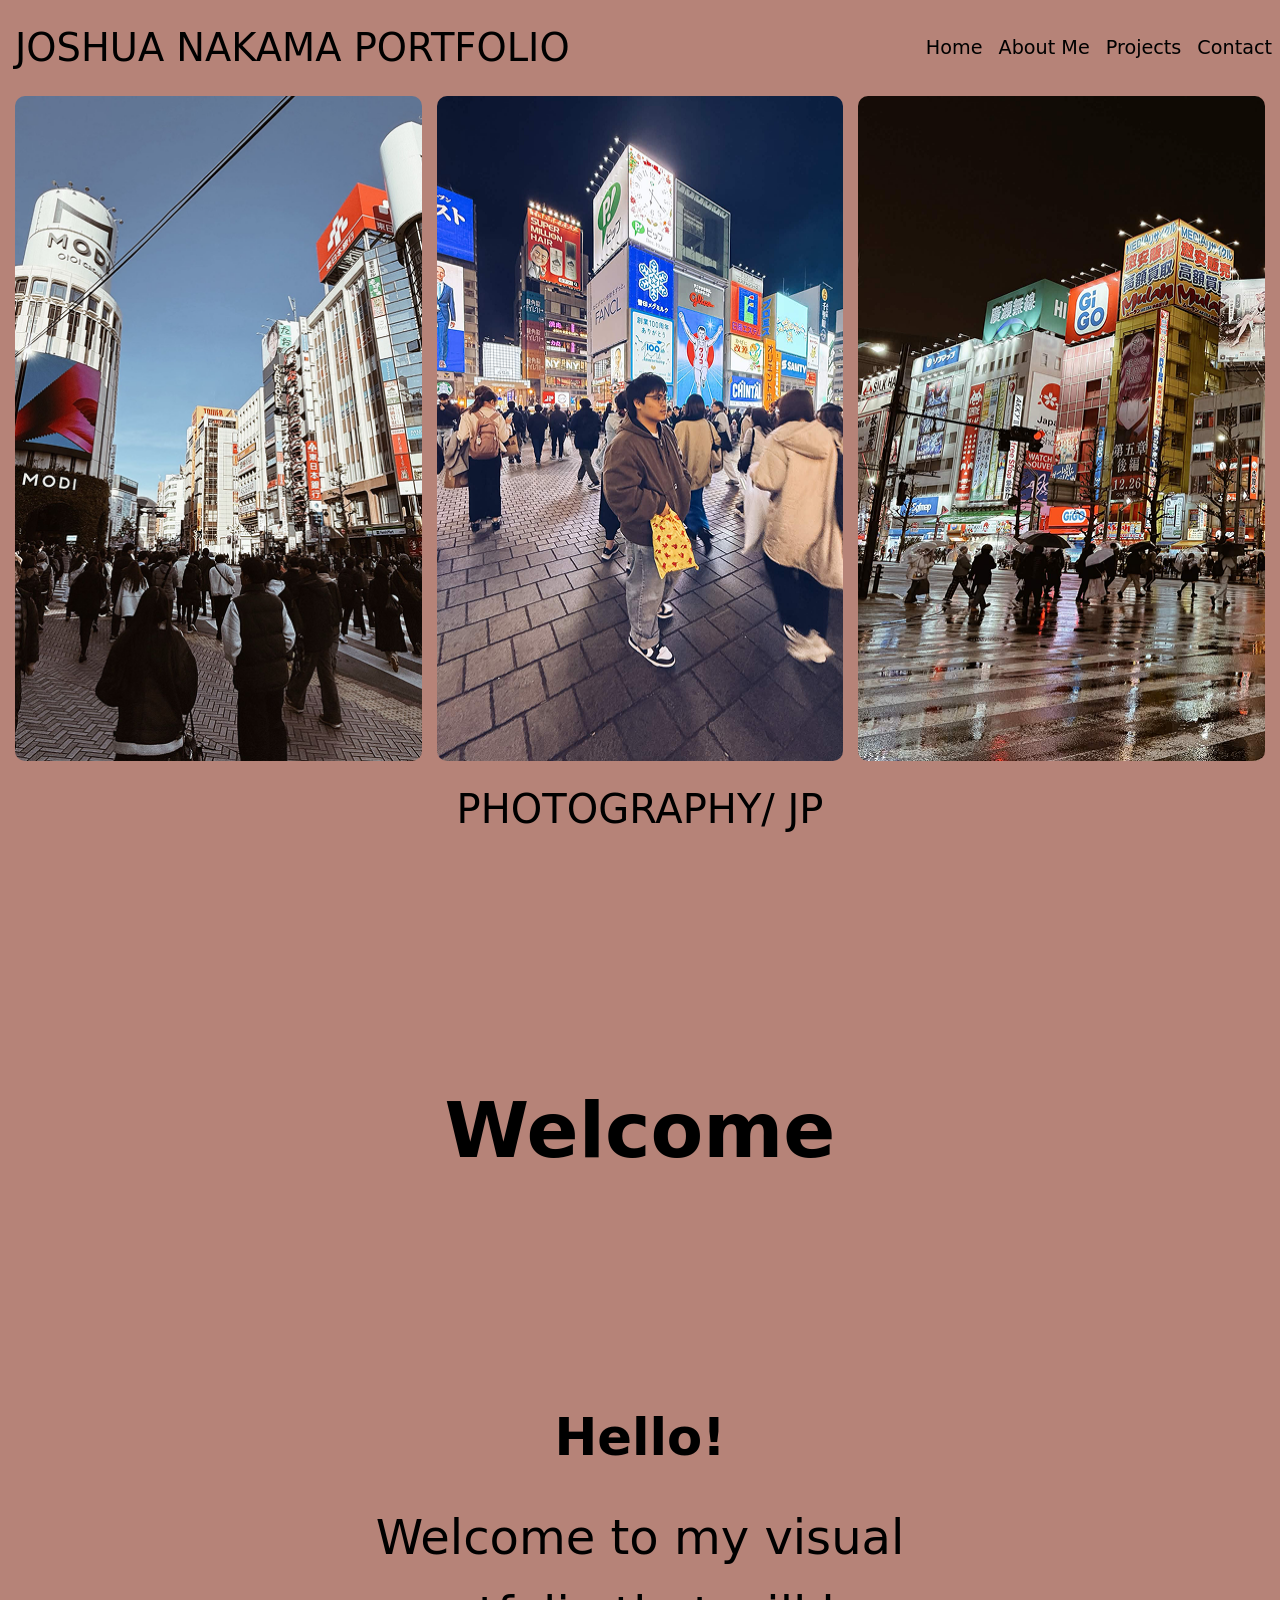
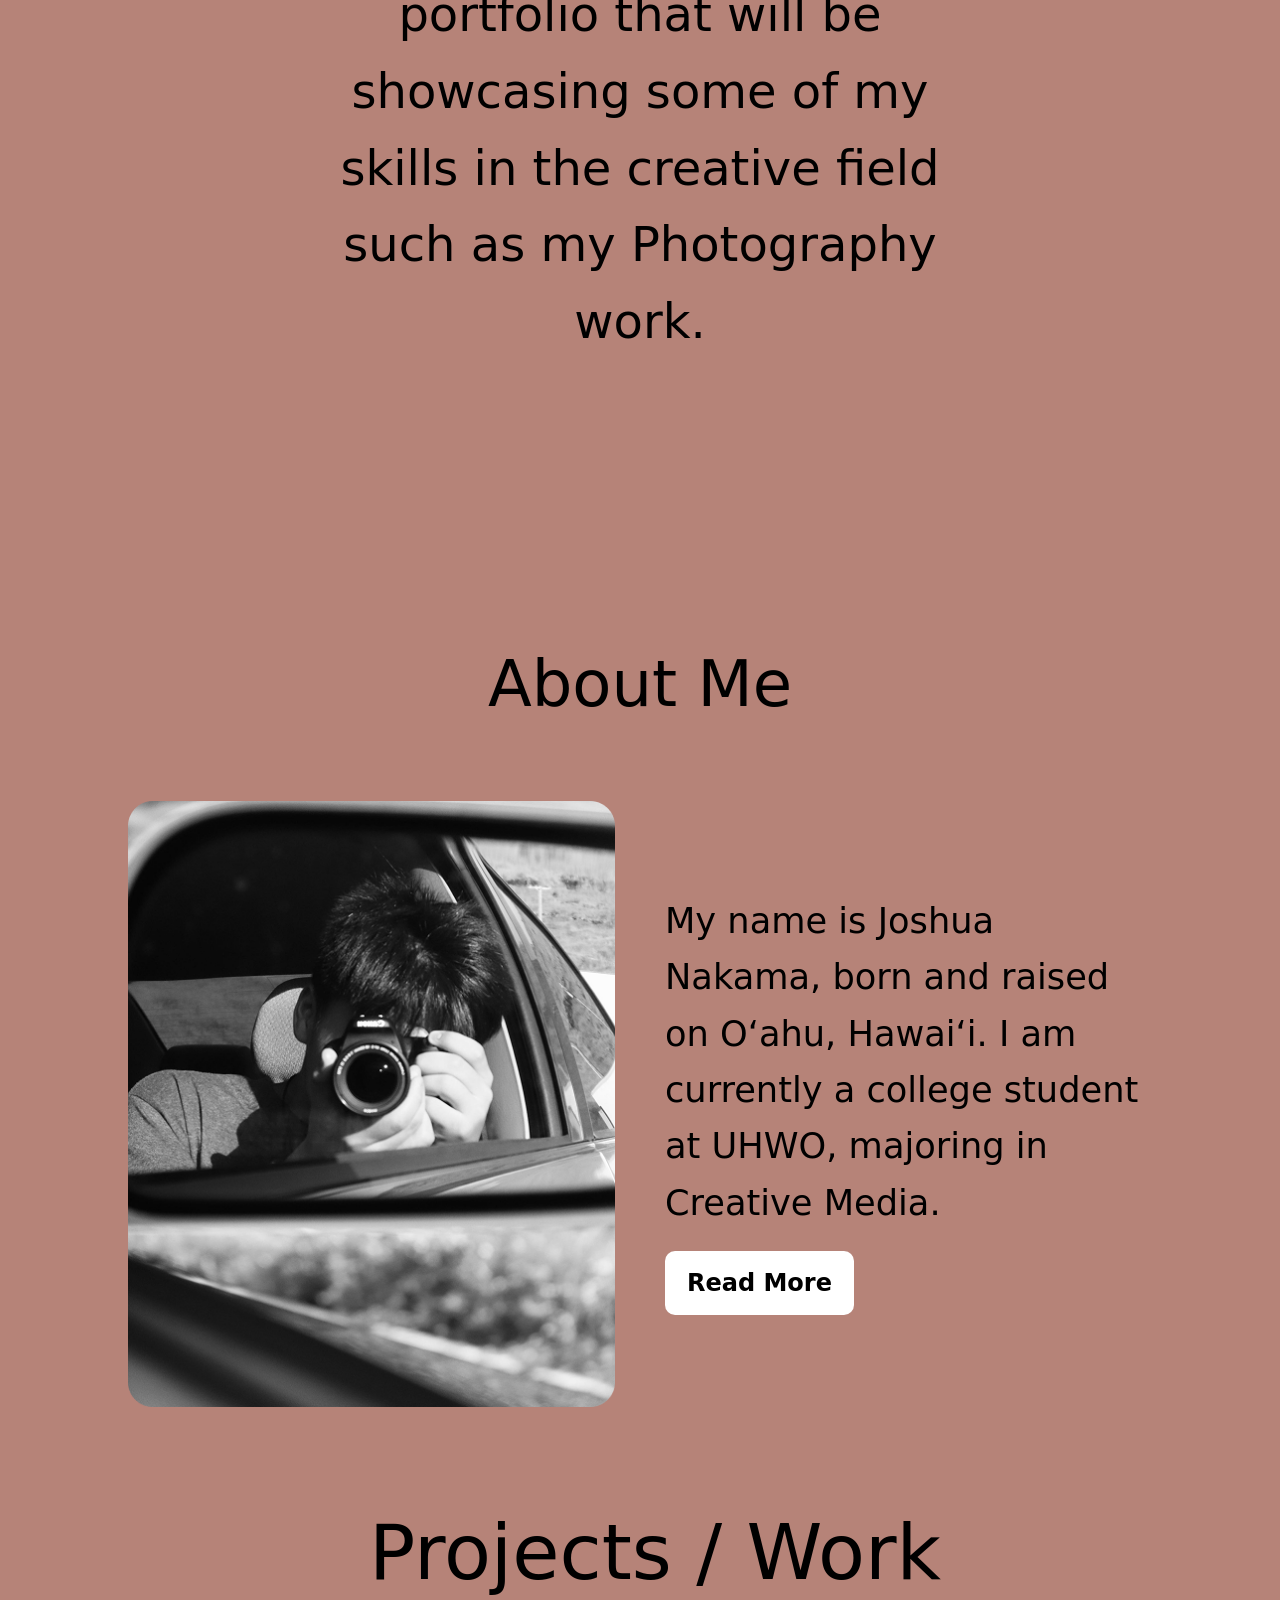
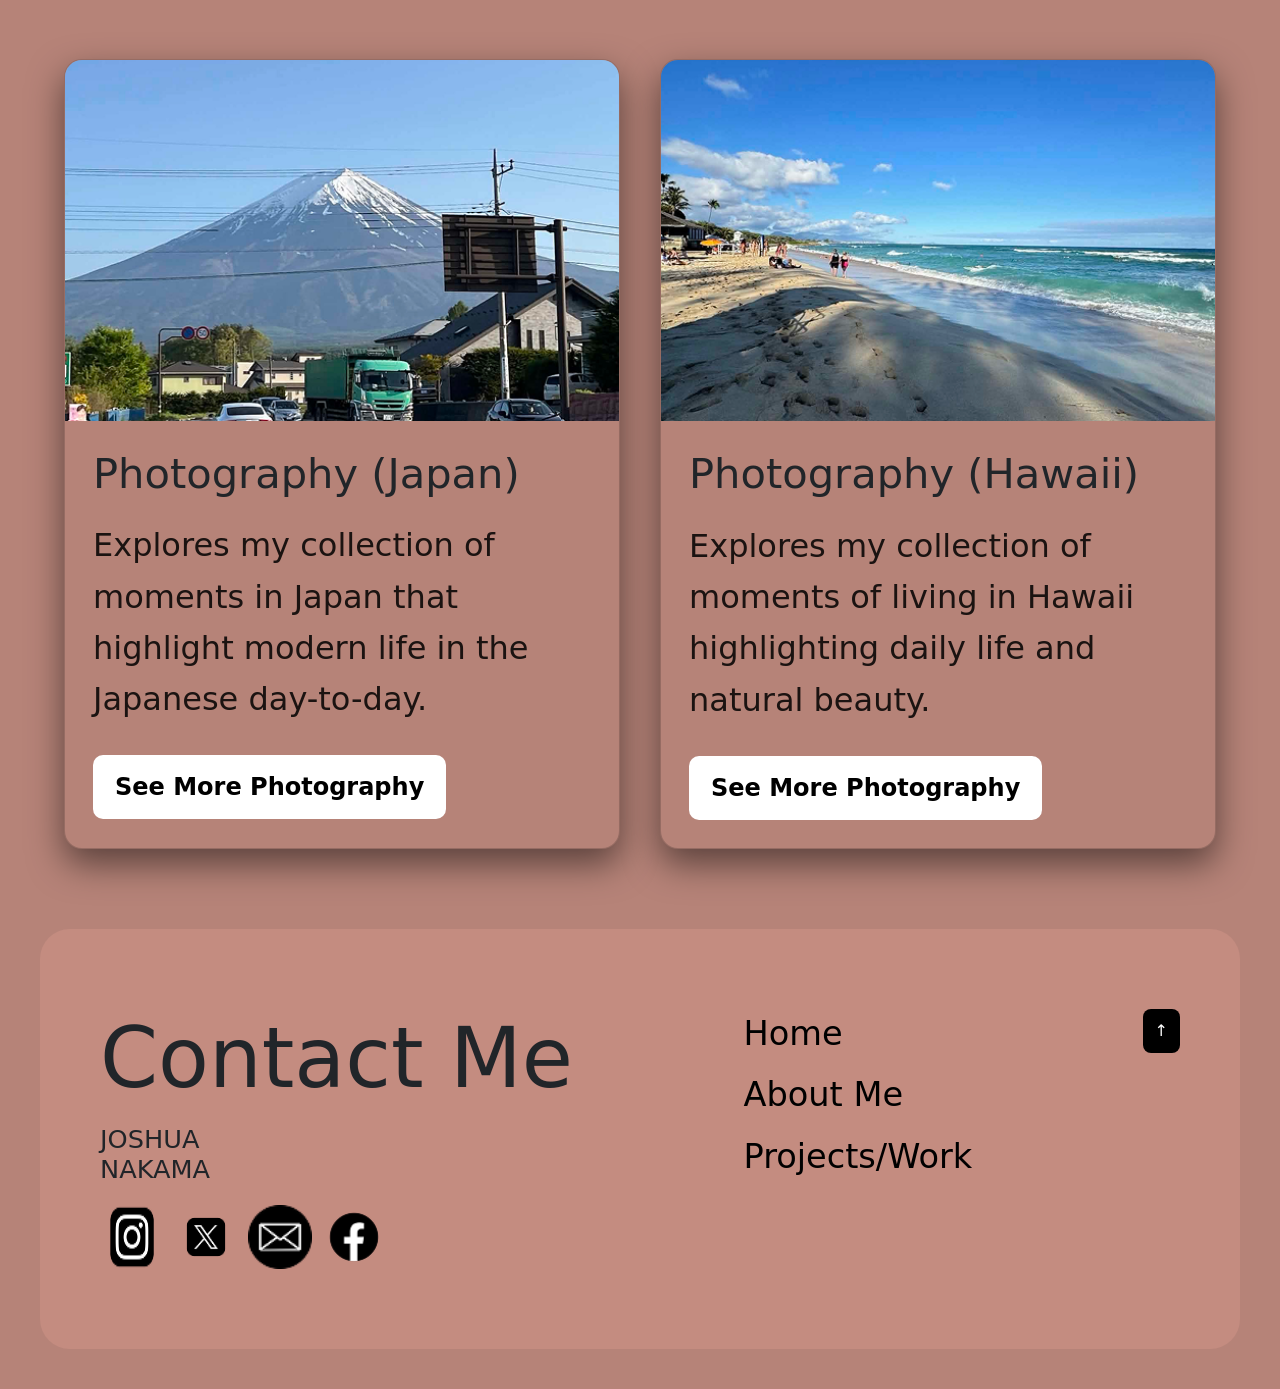
<file: index.html>
<!DOCTYPE html>
<html lang="en">

<head>
    <!-- REQUIRED: Meta Tags -->
    <meta charset="UTF-8">
    <meta name="viewport" content="width=device-width, initial-scale=1.0">

    <!-- REQUIRED: Page Title -->
    <title>Joshua Nakama's Portfolio</title>

    <!-- REQUIRED: Bootstrap CSS -->
    <link href="https://cdn.jsdelivr.net/npm/bootstrap@5.3.3/dist/css/bootstrap.min.css" rel="stylesheet"
        integrity="sha384-QWTKZyjpPEjISv5WaRU9OFeRpok6YctnYmDr5pNlyT2bRjXh0JMhjY6hW+ALEwIH" crossorigin="anonymous">

    <!-- REQUIRED: Your Custom CSS-->
    <link rel="stylesheet" href="css/style.css">

    <!-- REQUIRED: Google Font API -->
    <link href="https://fonts.googleapis.com/css2?family=Sora:wght@400;700&display=swap" rel="stylesheet">
</head>

<body id="top">
    <!-- Content will go here -->
    <!-- Start of Header Section -->
    <header class="py-3">
        <nav class="navbar navbar-expand-lg">
            <!-- Logo -->
            <a class="navbar-brand" href="#">JOSHUA NAKAMA PORTFOLIO</a>
            <button class="navbar-toggler" type="button" data-bs-toggle="collapse" data-bs-target="#navbarNav"
                aria-controls="navbarNav" aria-expanded="false" aria-label="Toggle navigation">
                <span class="navbar-toggler-icon"></span>
            </button>
            <div class="collapse navbar-collapse" id="navbarNav">
                <ul class="navbar-nav ms-auto">
                    <!-- Menu Links -->
<li class="nav-item">
  <a class="nav-link" href="#home">Home</a>
</li>

<li class="nav-item">
  <a class="nav-link" href="#about">About Me</a>
</li>

<li class="nav-item">
  <a class="nav-link" href="#projects">Projects</a>
</li>

<li class="nav-item">
  <a class="nav-link" href="#contact">Contact</a>
</li>
                </ul>
            </div>
        </nav>
    </header>
    <!-- End of Hero Section -->

<!-- Start of Hero Section -->
<section class="hero" id="home">
      <center>
    <div class="hero-images">
    <img src="images/Shibuya Image.png" alt="Shibuya">
    <img src="images/Dontonbori Image.png" alt="Dotonbori">
    <img src="images/Akihabara Image.png" alt="Akihabara">
  </div>
  <PageSpace>
    <h1>PHOTOGRAPHY/ JP</h1> 

</section>

<!-- End of Hero Section -->

<!-- Start of Welcome Card Section -->
<section class="hero welcome-section">

  <div class="welcome-container">

    <h1>Welcome</h1>

   <p>
  <span class="hello-text">Hello!</span>
  Welcome to my visual portfolio that will be showcasing some of my skills in the creative field 
  such as my Photography work.
</p>

  </div>

</section>
<!-- End of Hero Section -->

<!-- Start of About Me Section -->
<section class="about-me" id="about">

  <h2 class="about-title">About Me</h2>

  <div class="about-card">

    <div class="about-image">
      <img src="images/Self Photo Image.png" alt="Self Photo">
    </div>

    <div class="about-text">
      <p>
        My name is Joshua Nakama, born and raised on O‘ahu, Hawai‘i.  
        I am currently a college student at UHWO, majoring in Creative Media.
      </p>

      <a class="custom-btn" href="About Me Page.html">Read More</a>
    </div>

  </div>

</section>
<!-- End of Hero Section -->

<!-- Start of Projects Section -->
<section class="projects" id="projects">

  <h1>Projects / Work</h1>

  <div class="card-container">

    <!-- Card 1 -->
    <div class="card">
      <img src="images/Project 2 JPN.png" alt="Japan Photography">

      <div class="card-content">
        <h3>Photography (Japan)</h3>

        <p>
          Explores my collection of moments in Japan that highlight modern life in the Japanese day-to-day.
        </p>

        <a href="Japan Photography.html" class="custom-btn">
          See More Photography
        </a>
      </div>
    </div>

    <!-- Card 2 -->
    <div class="card">
      <img src="images/Project 1 HI.png" alt="Hawaii Photography">

      <div class="card-content">
        <h3>Photography (Hawaii)</h3>

        <p>
          Explores my collection of moments of living in Hawaii highlighting daily life and natural beauty.
        </p>

        <a href="Hawaii Photography.html" class="custom-btn">
          See More Photography
        </a>
      </div>
    </div>

  </div>
</section>
<!-- End of Hero Section -->
 
<!-- Start of Footer Section -->
<footer class="site-footer" id="contact">

  <div class="footer-container">

    <!-- LEFT SIDE -->
    <div class="footer-left">
      <h2>Contact Me</h2>
      <h3>JOSHUA <br> NAKAMA</h3>

      <div class="social-icons">
        <a href="#"><img src="images/INSTAGRAM.png" alt="Instagram"></a>
        <a href="#"><img src="images/TWITTER.png" alt="X"></a>
        <a href="#"><img src="images/EMAIL.png" alt="Email"></a>
        <a href="#"><img src="images//FACEBOOK.png" alt="Facebook"></a>
      </div>
    </div>

    <!-- MIDDLE LINKS -->
    <div class="footer-links">
      <a href="#home">Home</a>
      <a href="#about">About Me</a>
      <a href="#projects">Projects/Work</a>
    </div>

    <!-- Back to Top Button -->
<div class="footer-right">
  <a href="#top" class="back-top">↑</a>
</div>

  </div>
  </section>
<!-- End of Footer Section -->

    <!-- REQUIRED: Javascript -->
    <script src="https://cdn.jsdelivr.net/npm/bootstrap@5.3.3/dist/js/bootstrap.bundle.min.js"
        integrity="sha384-YvpcrYf0tY3lHB60NNkmXc5s9fDVZLESaAA55NDzOxhy9GkcIdslK1eN7N6jIeHz"
        crossorigin="anonymous"></script>
</body>

</html>
</file>
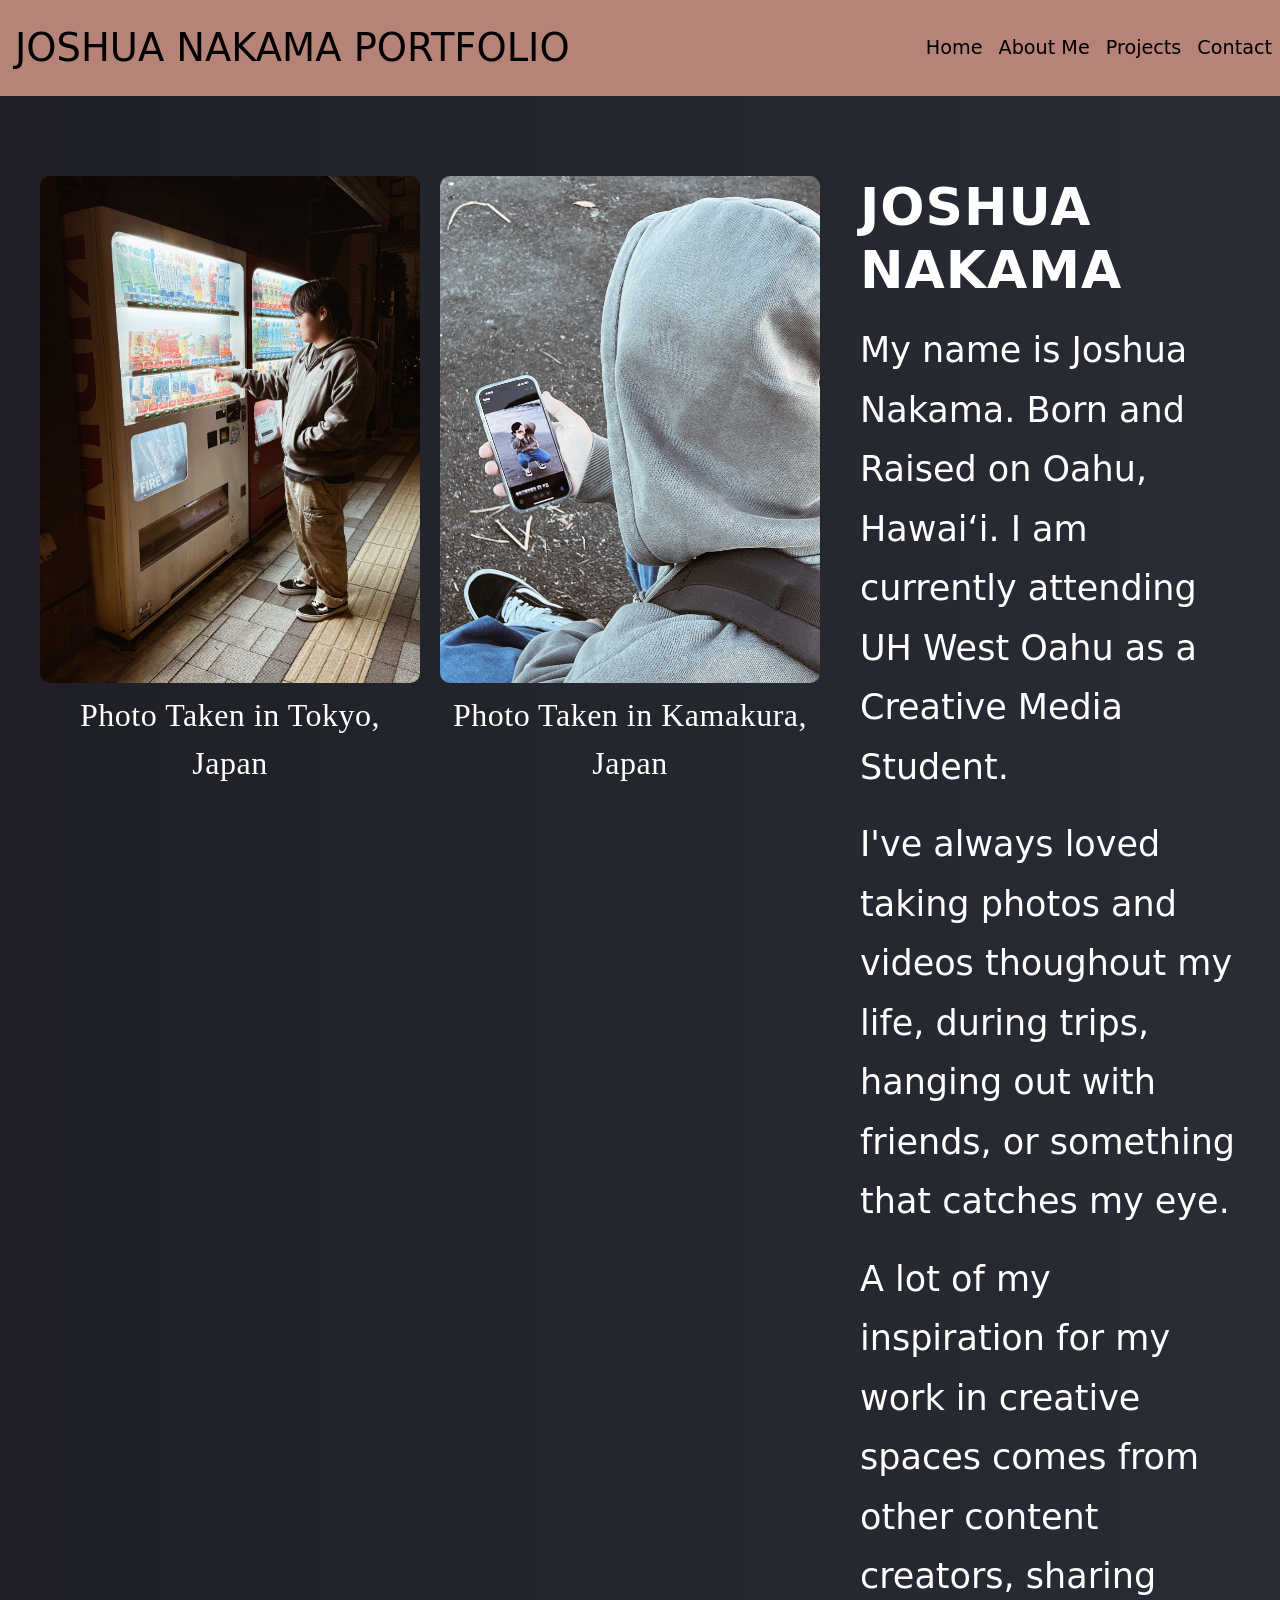
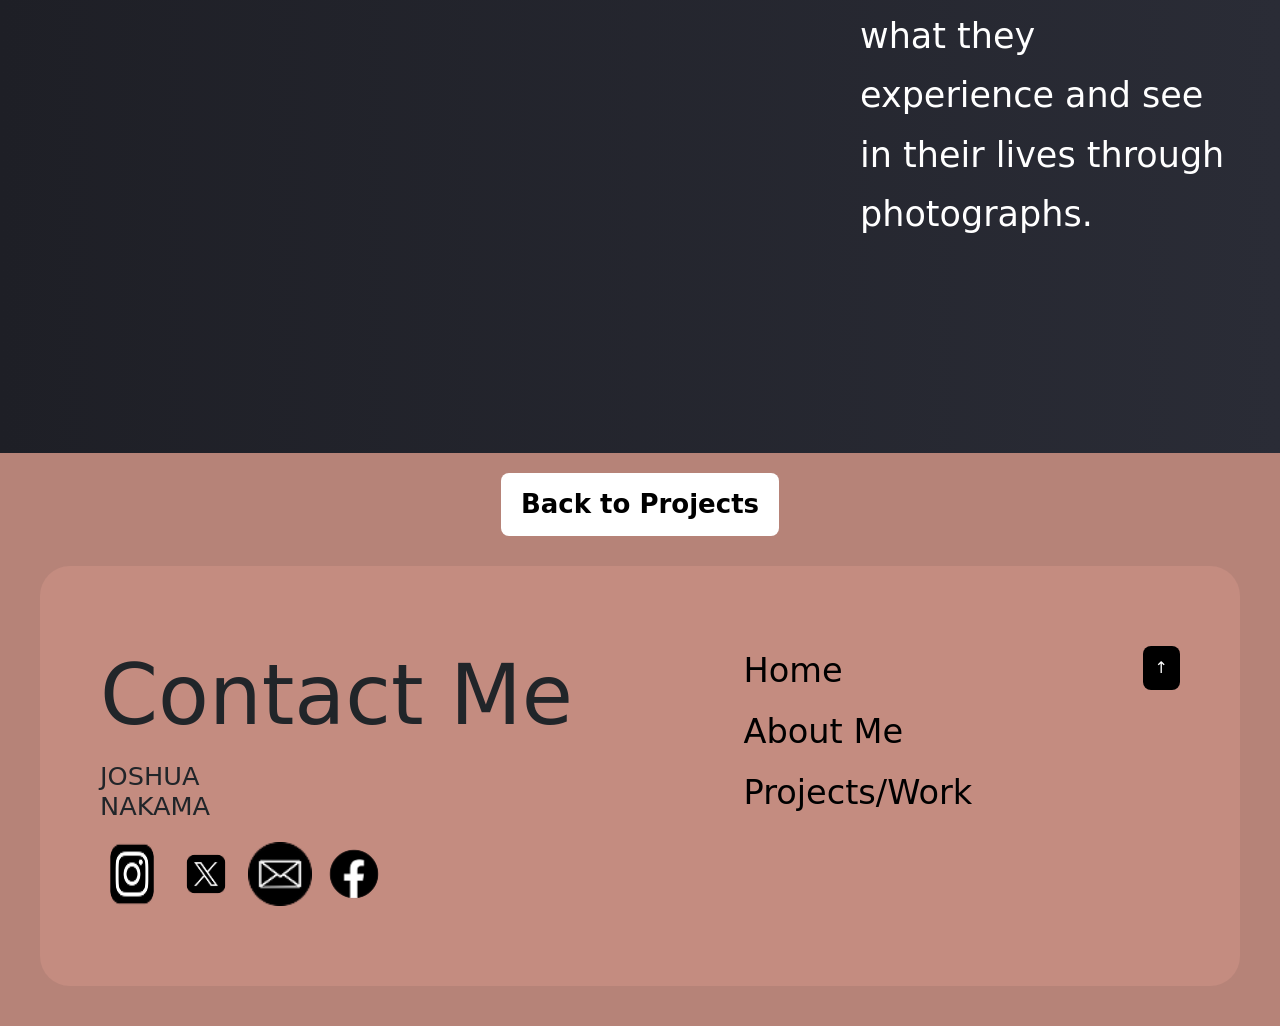
<file: About Me Page.html>
<!DOCTYPE html>
<html lang="en">

<head>
    <!-- REQUIRED: Meta Tags -->
    <meta charset="UTF-8">
    <meta name="viewport" content="width=device-width, initial-scale=1.0">

    <!-- REQUIRED: Page Title -->
    <title>Joshua Nakama's Portfolio</title>

    <!-- REQUIRED: Bootstrap CSS -->
    <link href="https://cdn.jsdelivr.net/npm/bootstrap@5.3.3/dist/css/bootstrap.min.css" rel="stylesheet"
        integrity="sha384-QWTKZyjpPEjISv5WaRU9OFeRpok6YctnYmDr5pNlyT2bRjXh0JMhjY6hW+ALEwIH" crossorigin="anonymous">

    <!-- REQUIRED: Your Custom CSS-->
    <link rel="stylesheet" href="css/style.css">

    <!-- REQUIRED: Google Font API -->
    <link href="https://fonts.googleapis.com/css2?family=Sora:wght@400;700&display=swap" rel="stylesheet">
</head>

<body id="top">
    <!-- Content will go here -->
    <!-- Start of Header Section -->
    <header class="py-3">
        <nav class="navbar navbar-expand-lg">
            <!-- Logo -->
            <a class="navbar-brand" href="#">JOSHUA NAKAMA PORTFOLIO</a>
            <button class="navbar-toggler" type="button" data-bs-toggle="collapse" data-bs-target="#navbarNav"
                aria-controls="navbarNav" aria-expanded="false" aria-label="Toggle navigation">
                <span class="navbar-toggler-icon"></span>
            </button>
            <div class="collapse navbar-collapse" id="navbarNav">
                <ul class="navbar-nav ms-auto">
                    <!-- Menu Links -->
<li class="nav-item">
  <a class="nav-link" href="index.html#home">Home</a>
</li>

<li class="nav-item">
  <a class="nav-link" href="index.html#about">About Me</a>
</li>

<li class="nav-item">
  <a class="nav-link" href="index.html#projects">Projects</a>
</li>

<li class="nav-item">
  <a class="nav-link" href="index.html#contact">Contact</a>
</li>
                </ul>
            </div>
        </nav>
    </header>
    <!-- End of Hero Section -->

<!-- Page Section -->
<section class="project-detail">

  <div class="project-grid">

    <!-- IMAGE -->
    <div class="image-column">
      <div class="image-card">
        <img src="images/About Me Image 1.jpg">
        <p>Photo Taken in Tokyo, Japan</p>
      </div>
    </div>

    <div class="image-column">
      <div class="image-card">
        <img src="images/Self Photo 2.jpg">
        <p>Photo Taken in Kamakura, Japan</p>
      </div>
    </div>

    <!-- TEXT -->
    <div class="project-text">
      <h1>JOSHUA NAKAMA</h1>

      <p>
        My name is Joshua Nakama. Born and Raised on Oahu, Hawai‘i. I am currently attending UH West Oahu
        as a Creative Media Student.
      </p>

      <p>
        I've always loved taking photos and videos thoughout my life, during trips, hanging out with friends, 
        or something that catches my eye.
      </p>
      
       <p>
        A lot of my inspiration for my work in creative spaces 
        comes from other content creators, sharing what they 
        experience and see in their lives through photographs.
      </p>

    </div>

  </div>
</section>

<!-- End of Content Grid -->

<!-- Back Button -->
  <div class="back-btn">
    <a href="index.html#projects">Back to Projects</a>
  </div>

    <!-- Start of Footer Section -->
<footer class="site-footer" id="contact">

  <div class="footer-container">

    <!-- LEFT SIDE -->
    <div class="footer-left">
      <h2>Contact Me</h2>
      <h3>JOSHUA <br> NAKAMA</h3>

      <div class="social-icons">
        <a href="#"><img src="images/INSTAGRAM.png" alt="Instagram"></a>
        <a href="#"><img src="images/TWITTER.png" alt="X"></a>
        <a href="#"><img src="images/EMAIL.png" alt="Email"></a>
        <a href="#"><img src="images/FACEBOOK.png" alt="Facebook"></a>
      </div>
    </div>

    <!-- MIDDLE LINKS -->
    <div class="footer-links">
      <a href="#home">Home</a>
      <a href="#about">About Me</a>
      <a href="#projects">Projects/Work</a>
    </div>

    <!-- BACK TO TOP -->
    <div class="footer-right">
      <a href="#top" class="back-top">↑</a>
    </div>

  </div>

</footer>
<!-- End of Footer Section -->
</file>
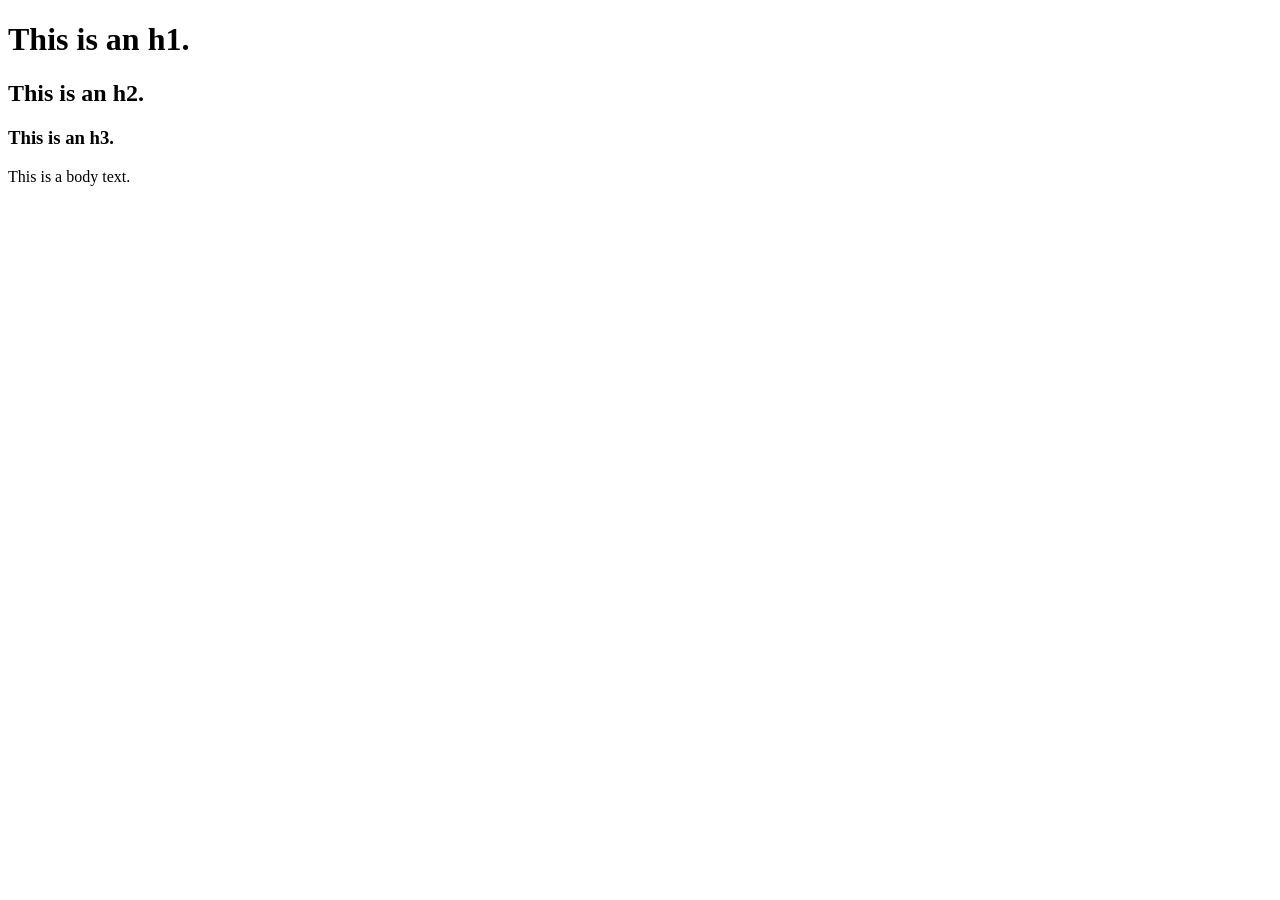
<file: index2.html>
<!DOCTYPE html>
<html lang="en">

<head>
    <meta charset="UTF-8">
    <meta name="viewport" content="width=device-width, initial-scale=1.0">
    <title>Document</title>
</head>

<body>
    <h1>This is an h1.</h1>
    <h2>This is an h2.</h2>
    <h3>This is an h3.</h3>
    <p>This is a body text.</p>
</body>

</html>
</file>
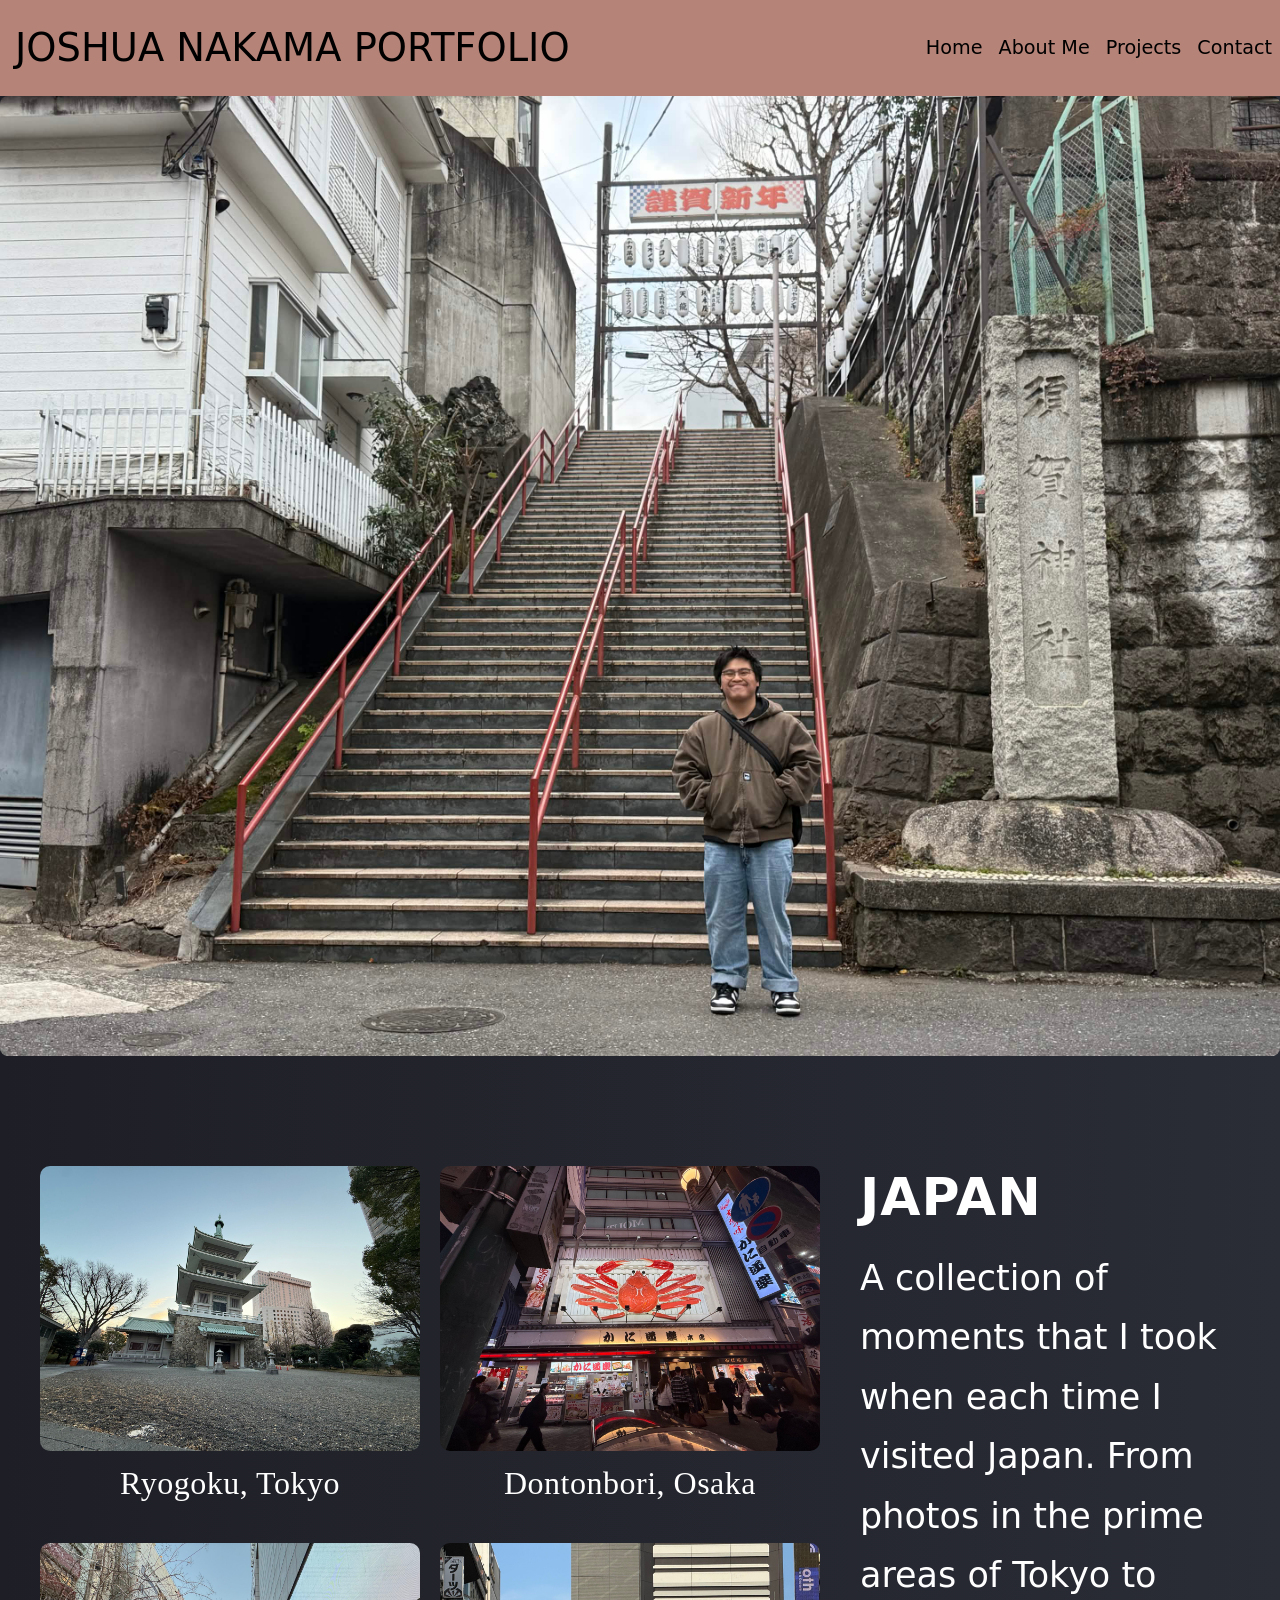
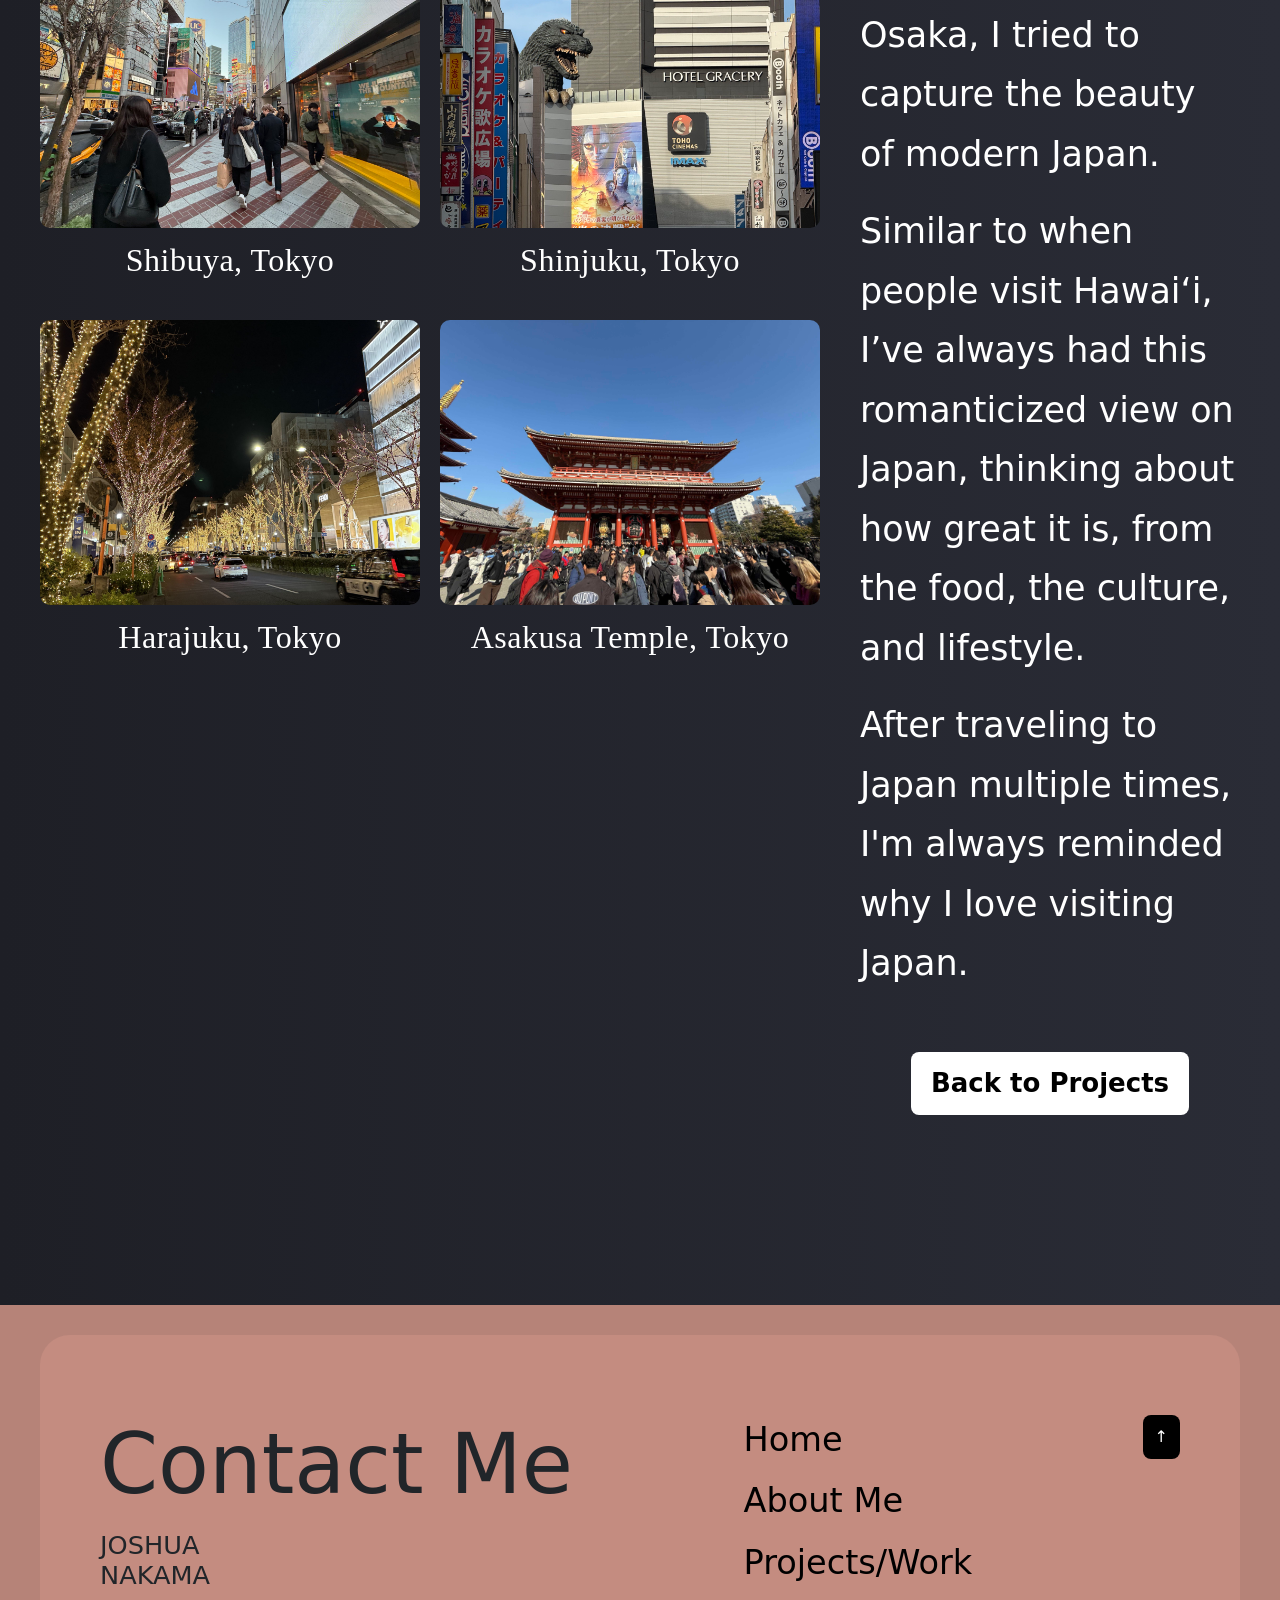
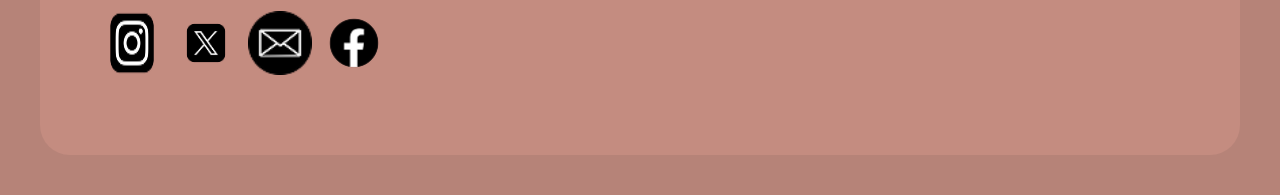
<file: Japan Photography.html>
<!DOCTYPE html>
<html lang="en">

<head>
    <!-- REQUIRED: Meta Tags -->
    <meta charset="UTF-8">
    <meta name="viewport" content="width=device-width, initial-scale=1.0">

    <!-- REQUIRED: Page Title -->
    <title>Joshua Nakama's Portfolio</title>

    <!-- REQUIRED: Bootstrap CSS -->
    <link href="https://cdn.jsdelivr.net/npm/bootstrap@5.3.3/dist/css/bootstrap.min.css" rel="stylesheet"
        integrity="sha384-QWTKZyjpPEjISv5WaRU9OFeRpok6YctnYmDr5pNlyT2bRjXh0JMhjY6hW+ALEwIH" crossorigin="anonymous">

    <!-- REQUIRED: Your Custom CSS-->
    <link rel="stylesheet" href="css/style.css">

    <!-- REQUIRED: Google Font API -->
    <link href="https://fonts.googleapis.com/css2?family=Sora:wght@400;700&display=swap" rel="stylesheet">
</head>

<body id="top">
    <!-- Content will go here -->
    <!-- Start of Header Section -->
    <header class="py-3">
        <nav class="navbar navbar-expand-lg">
            <!-- Logo -->
            <a class="navbar-brand" href="#">JOSHUA NAKAMA PORTFOLIO</a>
            <button class="navbar-toggler" type="button" data-bs-toggle="collapse" data-bs-target="#navbarNav"
                aria-controls="navbarNav" aria-expanded="false" aria-label="Toggle navigation">
                <span class="navbar-toggler-icon"></span>
            </button>
            <div class="collapse navbar-collapse" id="navbarNav">
                <ul class="navbar-nav ms-auto">
                    <!-- Menu Links -->
<li class="nav-item">
  <a class="nav-link" href="index.html#home">Home</a>
</li>

<li class="nav-item">
  <a class="nav-link" href="index.html#about">About Me</a>
</li>

<li class="nav-item">
  <a class="nav-link" href="index.html#projects">Projects</a>
</li>

<li class="nav-item">
  <a class="nav-link" href="index.html#contact">Contact</a>
</li>
                </ul>
            </div>
        </nav>
    </header>
    <!-- End of Hero Section -->

<!-- Page Section -->
<section class="project-detail">

  <!-- Top Large Image -->
  <div class="hero-image">
    <img src="images/Front Page IMG.jpg" alt="Japan Hero">
  </div>

  <!-- Start of Content Grid -->
  <div class="project-grid">

    <!-- LEFT: Image Columns -->
    <div class="image-column">

      <div class="image-card">
        <img src="images/Ryogoku 1.jpg">
        <p>Ryogoku, Tokyo</p>
      </div>

      <div class="image-card">
        <img src="images/Shibuya 1.jpg">
        <p>Shibuya, Tokyo</p>
      </div>

      <div class="image-card">
        <img src="images/Harajuku 1.jpg">
        <p>Harajuku, Tokyo</p>
      </div>

    </div>

    <!-- MIDDLE COLUMN -->
    <div class="image-column">

     <div class="image-card">
        <img src="images/Dontonbori 1.jpg">
        <p>Dontonbori, Osaka</p>
      </div>

      <div class="image-card">
        <img src="images/Shinjuku 1.jpg">
        <p>Shinjuku, Tokyo</p>
      </div>

      <div class="image-card">
        <img src="images/Japan Temple 2.jpg">
        <p>Asakusa Temple, Tokyo</p>
      </div>
      

    </div>
    <!-- RIGHT COLUMN -->
<div class="image-column project-text">

  <div class="text-block">
    <h1>JAPAN</h1>

    <p>
      A collection of moments that I took when each time I visited Japan.
      From photos in the prime areas of Tokyo to Osaka, I tried to capture the beauty of modern Japan.
    </p>

    <p>
      Similar to when people visit Hawai‘i, I’ve always had this romanticized
      view on Japan, thinking about how great it is, from the food, the culture, and lifestyle.
    </p>

    <p>
      After traveling to Japan multiple times, I'm always reminded 
      why I love visiting Japan.
    </p>
  </div>

    <!-- End of Content Grid -->

  <!-- Back Button -->
  <div class="back-btn">
    <a href="index.html#projects">Back to Projects</a>
  </div>

</section>

<!-- Back Button -->

<!-- Start of Footer Section -->
<footer class="site-footer" id="contact">

  <div class="footer-container">

    <!-- LEFT SIDE -->
    <div class="footer-left">
      <h2>Contact Me</h2>
      <h3>JOSHUA <br> NAKAMA</h3>

      <div class="social-icons">
        <a href="#"><img src="images/INSTAGRAM.png" alt="Instagram"></a>
        <a href="#"><img src="images/TWITTER.png" alt="X"></a>
        <a href="#"><img src="images/EMAIL.png" alt="Email"></a>
        <a href="#"><img src="images//FACEBOOK.png" alt="Facebook"></a>
      </div>
    </div>

    <!-- MIDDLE LINKS -->
    <div class="footer-links">
      <a href="#home">Home</a>
      <a href="#about">About Me</a>
      <a href="#projects">Projects/Work</a>
    </div>

    <!-- Back to Top Button -->
<div class="footer-right">
  <a href="#top" class="back-top">↑</a>
</div>

  </div>
  </section>
<!-- End of Footer Section -->
</file>
<file: css/style.css>
PageSpace {
  margin: 30px;

}

/* ===== NAVBAR BRAND ===== */
.navbar-brand {
  margin-left: 15px;
  font-size: clamp(1.8rem, 3vw, 3rem);
  line-height: 1;
}

/* ===== NAV LINKS ===== */
.nav-link {
  font-size: clamp(1rem, 1.5vw, 2.3rem);
  font-weight: 500;
}

.hero h1 {
  color: black;
}

.navbar .nav-link {
  color: black;
}


WELCOME

.welcome-section h1 {
  font-size: 4rem;
  
}

/* Container */
.welcome-container {
  max-width: 700px;
  margin: 0 auto;
  padding: 20px;
}

/* H1 Title */
.welcome-section h1 {
  font-size: clamp(3.5rem, 6vw, 6rem);
  text-align: center;
  margin-bottom: 20px;
  padding-top: 200px;
  padding-bottom: 200px;
  color: black;
  font-weight: bold;
}

.hello-text {
  display: block;
  margin-bottom: 20px;
  font-size: clamp(2.5rem, 4vw, 3.5rem);
  font-weight: bold;
}

.welcome-section p {
  font-size: clamp(2rem, 4vw, 3rem);
  line-height: 1.6;
  text-align: center;
  color: black;
  padding-bottom: 50px;
}



ABOUT ME

/* SECTION */
.about-me {
  background-color: #b68378;
  padding: clamp(50px, 6vw, 100px) 20px;
  text-align: center;
}

/* TITLE */
.about-title {
  font-size: clamp(3rem, 5vw, 4.5rem);
  margin-bottom: clamp(20px, 4vw, 40px);
  text-align: center;
  color: black;
  padding-top: 200px;
}

/* CARD LAYOUT */
.about-card {
  display: flex;
  align-items: center; 
  justify-content: center;
  gap: clamp(20px, 4vw, 50px);

  max-width: 1100px;
  margin: 0 auto;
  padding: clamp(20px, 3vw, 40px);
  padding-bottom: 100px;

  flex-wrap: wrap;
}

/* IMAGE */
.about-image {
  flex: 1 1 300px;
  display: flex;
  justify-content: center;
  align-items: center;
}

.about-image img {
  width: 100%;
  max-width: 600px;
  height: auto;
  object-fit: cover;
  border-radius: 12px;
}

/* TEXT */
.about-text {
  flex: 1 1 300px;
  text-align: left;

  display: flex;
  flex-direction: column;
  justify-content: center; 
}

/* PARAGRAPH */
.about-text p {
  font-size: clamp(2.2rem, 1.5vw, 1.8rem);
  line-height: 1.6;
  margin-bottom: 20px;
  color: black;
}

/* BUTTON */
.custom-btn {
  display: inline-block;
  padding: clamp(10px, 1.2vw, 14px) clamp(18px, 2vw, 24px);
  background: white;
  color: black;
  text-decoration: none;
  border-radius: 6px;
  font-weight: bold;

  font-size: clamp(1rem, 1.5vw, 1.3rem);

  transition: all 0.3s ease;
  width: fit-content;
}

.custom-btn:hover {
  background: black;
  color: white;
}

/* MOBILE */
@media (max-width: 768px) {
  .about-card {
    flex-direction: column;
    text-align: center;
  }

  .about-text {
    text-align: center;
  }

  .about-image img {
    max-width: 90%;
  }
}

BUTTON/BACKGROUND

.btn:hover {
  background: black;
  color: white;
}

body {
  background-color: #B68378;
}

.card {
  background-color: #B68378;
}


HERO SECTION/IMAGES

.hero {
  text-align: center;
  padding: 20px;
}

.hero-images {
  display: flex;
  justify-content: center;
  gap: 15px;
  flex-wrap: wrap;
  padding: 0 15px;
  
}

.hero-images img {
  flex: 1 1 calc(33.33% - 10px);
  max-width: calc(33.33% - 10px);

  width: 100%;
  height: auto;       

  border-radius: 10px;
  display: block;
}

/* Mobile: stack images */
@media (max-width: 576px) {
  .hero-images img {
    flex: 1 1 100%;
    max-width: 100%;
  }
}


PROJECT CARDS

/* TITLE */
.projects {
  padding: 100px 40px 140px;
}

/* TITLE */
.projects h1 {
  font-size: clamp(3rem, 6vw, 5rem); 
  margin-bottom: 60px;
  width: 100%;
  display: flex;
  justify-content: center;
  color: black;
}

/* ===== LARGER HERO GRID ===== */
.card-container {
  display: grid;
  grid-template-columns: repeat(auto-fit, minmax(420px, 1fr));
  gap: 40px;

  
  padding: 0 5vw;

  
  box-sizing: border-box;
}

/* ===== HERO CARD ===== */
.card {
  border-radius: 18px;
  overflow: hidden;
  display: flex;
  flex-direction: column;
  min-height: 520px;
  box-shadow: 0 15px 35px rgba(0,0,0,0.5);
  transition: transform 0.3s ease, box-shadow 0.3s ease;
  margin-bottom: 50px; 
}

.card:hover {
  transform: translateY(-8px);
  box-shadow: 0 20px 45px rgba(0,0,0,0.6);
}

/* ===== BIG IMAGE (FIXED) ===== */
.card img {
  width: 100%;
  height: auto;        
  display: block;
}

/* ===== CONTENT ===== */
.card-content {
  padding: 28px;
  display: flex;
  flex-direction: column;
  gap: 14px;
}

/* TITLE */
.card-content h3 {
  font-size: 2.6rem;
  
  
}

/* TEXT */
.card-content p {
  font-size: 2rem;
  opacity: 0.85;
  line-height: 1.6;
  color: black;
}

/* ===== BUTTON ===== */
.custom-btn {
  display: inline-block;
  padding: clamp(10px, 1.2vw, 14px) clamp(16px, 2vw, 22px);
  background: white;
  color: black;
  text-decoration: none;
  border-radius: 10px;
  font-weight: bold;

 
  font-size: clamp(1.5rem, 1.5vw, 1.3rem);

  transition: all 0.3s ease;
  width: fit-content;
}

.custom-btn:hover {
  background: black;
  color: white;
}

PROJECT PAGES

/* PAGE STYLE */
.project-detail {
  padding: 20px;
  background: #1e1f26;
  color: white;
  font-family: sans-serif;
}

.project-text h1,
.project-text p {
  color: white;
}

/* TOP IMAGE */
.hero-image img {
  width: 100%;
  height: 300px;
  object-fit: cover;
  margin-bottom: 30px;
}

/* GRID LAYOUT */
.project-grid {
  display: grid;
  grid-template-columns: 1fr 1fr 1fr;
  gap: 20px;
}

.project-grid {
  padding: 0 60px; 
  box-sizing: border-box;
}

/* IMAGE COLUMN */
.image-column {
  display: flex;
  flex-direction: column;
  gap: 20px;
}

/* IMAGE CARD */
.image-card img {
  width: 100%;
  height: 200px;
  object-fit: cover;
}

.image-card p {
  font-size: 12px;
  text-align: center;
  margin-top: 5px;
  color: #ccc;
}

.placeholder {
  background: #ccc;
  height: 200px;
}

/* TEXT SIDE */
.project-text {
  padding-left: 20px;
}

.project-text h1 {
  letter-spacing: 5px;
  font-size: 32px;
  margin-bottom: 20px;
}

.project-text p {
  font-size: 14px;
  line-height: 1.6;
  margin-bottom: 15px;
}

/* BUTTON */
.back-btn {
  text-align: center;
  margin-top: 30px;
}

.back-btn a {
  background: white;
  color: black;
  padding: 10px 20px;
  text-decoration: none;
  border-radius: 5px;
}

body {
  margin: 0;
  padding: 0;
}

.project-detail {
  min-height: 100vh; 
  background: linear-gradient(to right, #1e1f26, #2a2c36); /* optional nicer bg */
}

.image-card img {
  width: 100%;
  height: auto; 
  display: block;
  border-radius: 8px;
}

.hero-image img {
  width: 100%;
  height: auto;   
  display: block;
  border-radius: 8px;
}
.projects h1 {
  text-align: left;
  margin-left: 15px;
}

.image-card p {
  font-family: 'Alfa Slab One', cursive;
  font-size: 1.1rem;
  font-weight: 400; 
  text-align: center;
  letter-spacing: 0.5px;
  color: #ffffff;
}

.project-detail {
  padding-bottom: 150px; 
}

.project-text h1 {
  font-size: 4rem;   
  font-weight: bold;
  letter-spacing: 2px;
}

.project-text p {
  font-size: 1.3rem;   
  line-height: 1.6;    
}

.image-card p {
  font-size: 2rem;
  font-weight: 500;
  letter-spacing: 0.5px;
}

.back-btn a {
  transition: 0.3s ease; 
}

.back-btn a:hover {
  background-color: #000;
  color: #fff;
}

.back-btn a {
  display: inline-block;
  padding: 20px 30px;   
  font-size: 26px;      
  font-weight: bold;
  text-decoration: none;

  background-color: #ffffff;  
  color: #000000;

  border-radius: 10px;
}

JAPAN PAGE
/* GLOBAL */
* {
  box-sizing: border-box;
  margin: 0;
  padding: 0;
}

/* GRID LAYOUT */
.project-grid {
  display: flex;
  gap: 20px;
  padding: 40px;
  align-items: flex-start;
}

/* COLUMNS */
.image-column {
  flex: 1;
  display: flex;
  flex-direction: column;
  gap: 20px;
}

/* IMAGE CARDS */
.image-card img {
  width: 100%;
  display: block;
  border-radius: 10px;
}

.image-card p {
  margin-top: 8px;
  color: white;
}

/* TEXT COLUMN */
.project-text {
  color: white;
}

.text-block h1 {
  font-size: 3rem;
  margin-bottom: 20px;
}


/* TABLET */
@media (max-width: 900px) {
  .project-grid {
    flex-direction: column;
  }

  .footer-container {
    flex-direction: column;
    text-align: center;
  }
}

/* MOBILE */
@media (max-width: 600px) {
  .hero-image img {
    height: 40vh;
  }

  .text-block h1 {
    font-size: 2rem;
  }
}

HAWAII PAGE

.project-grid {
  display: flex;
  gap: 20px;
  padding: 40px;
  align-items: flex-start;
}

.image-column {
  flex: 1;
  display: flex;
  flex-direction: column;
  gap: 20px;
}

.image-card img {
  width: 100%;
  display: block;
  border-radius: 10px;
}

.image-card p {
  margin-top: 8px;
  color: white;
}

.project-text {
  color: white;
}

.text-block h1 {
  font-size: 3rem;
  margin-bottom: 20px;
}

.text-block p {
  margin-bottom: 15px;
  line-height: 1.5;
}

.back-btn {
  margin-top: 20px;
}

.back-btn a {
  display: inline-block;
  padding: 12px 20px;
  background: rgb(255, 255, 255);
  color: rgb(0, 0, 0);
  text-decoration: none;
  border-radius: 8px;
}

@media (max-width: 900px) {
  .project-grid {
    flex-direction: column;
  }
}

/* MOBILE */
@media (max-width: 600px) {
  .hero-image img {
    height: 40vh;
  }

  .text-block h1 {
    font-size: 2rem;
  }
}

FOOTER/CONTACT
.site-footer {
  background-color: #c48c80; 
  padding: 40px 30px;
  border-radius: 25px;
  margin: 100px 20px 20px;
}

.footer-container {
  display: flex;
  justify-content: space-between;
  align-items: flex-start;
}

/* LEFT SIDE */
.footer-left h2 {
  font-size: 1.5rem;
  margin-bottom: 10px;
}

.footer-left h3 {
  font-size: 1.2rem;
  margin-bottom: 15px;
}

.social-icons {
  display: flex;
  gap: 10px;
}

.social-icons img {
  width: 24px;
  height: 24px;
}

/* MIDDLE LINKS */
.footer-links {
  display: flex;
  flex-direction: column;
  gap: 5px;
  
}

.footer-links a {
  text-decoration: none;
  color: black;
  font-size: 0.9rem;
}

/* RIGHT BUTTON */
.back-top {
  display: inline-block;
  background: black;
  color: white;
  padding: 10px 12px;
  border-radius: 8px;
  text-decoration: none;
  font-size: 1rem;
}

.back-top:hover {
  background: white;
  color: black;
}

@media (max-width: 768px) {
  .footer-container {
    flex-direction: column;
    gap: 20px;
  }
}

.site-footer {
  background-color: #c48c80;
  padding: 80px 60px;   
  border-radius: 30px;
  margin: 120px 40px 40px;
}

.footer-left h2 {
  font-size: 5.2rem;
  margin-bottom: 15px;
}

.footer-left h3 {
  font-size: 1.6rem;
  margin-bottom: 20px;
}

.footer-links a {
  font-size: 2.1rem;
  margin-bottom: 6px;
}

.social-icons img {
  width: 64px;
  height: 64px;
}

.site-footer {
  margin-top: 30px;   
}


ABOUT ME PAGE

.project-grid {
  display: flex;
  gap: 60px;
  align-items: flex-start;
  max-width: 1200px;   
  margin: 0 auto;      
  padding: 60px 40px;  
}

.image-column {
  flex: 1;
  margin-top: 40px;
}


.image-card img {
  width: 100%;
  height: auto;
  border-radius: 10px;
}

.project-text {
  flex: 1;
  margin-top: 40px;

  max-width: 650px;
  margin-left: auto;   
  text-align: left;    
}

.project-text h1 {
  font-size: 52px;
  margin-bottom: 20px;
  letter-spacing: 1px;
}

.project-text p {
  font-size: 35px;
  line-height: 1.7;
  margin-bottom: 18px;
}

@media (max-width: 768px) {
  .project-grid {
    flex-direction: column;
    padding: 40px 20px;
    gap: 30px;
  }

  .project-text {
    text-align: center;
    margin-left: 0;
    max-width: 100%;
  }
}
</file>
